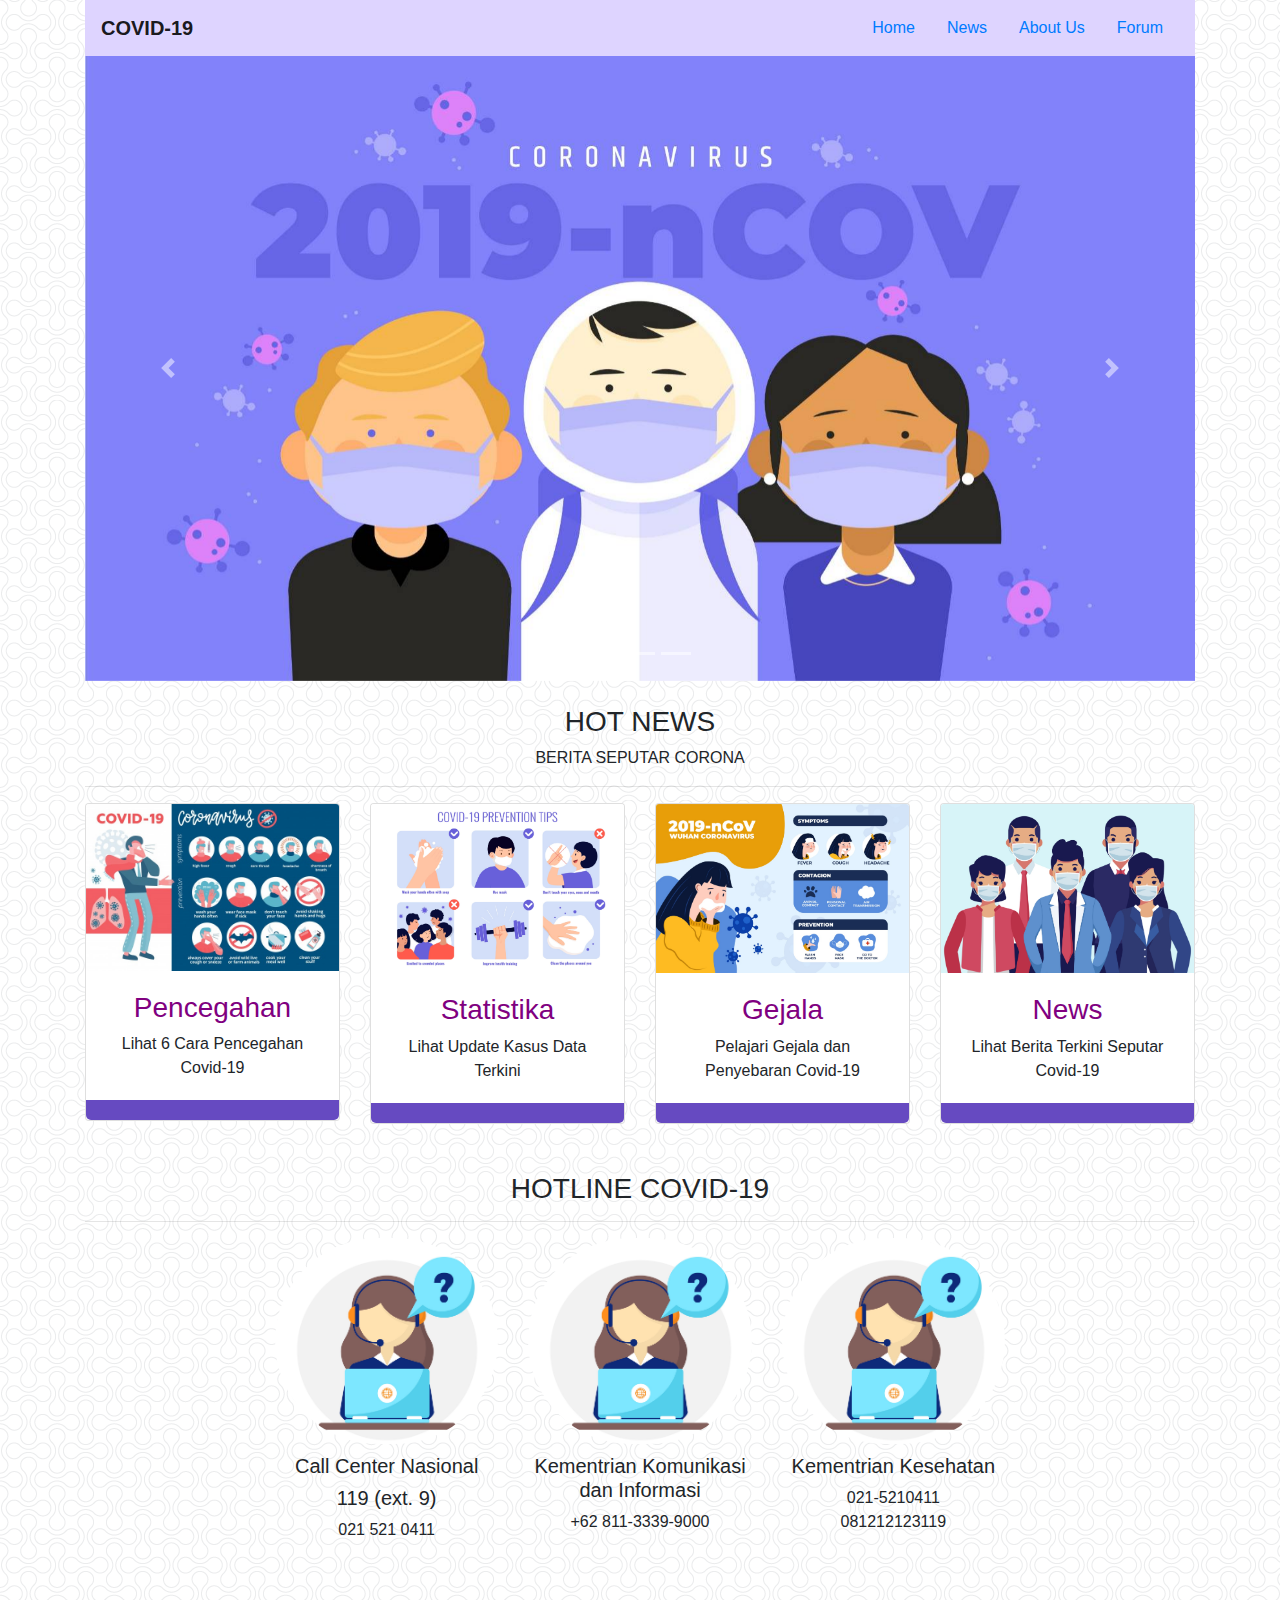
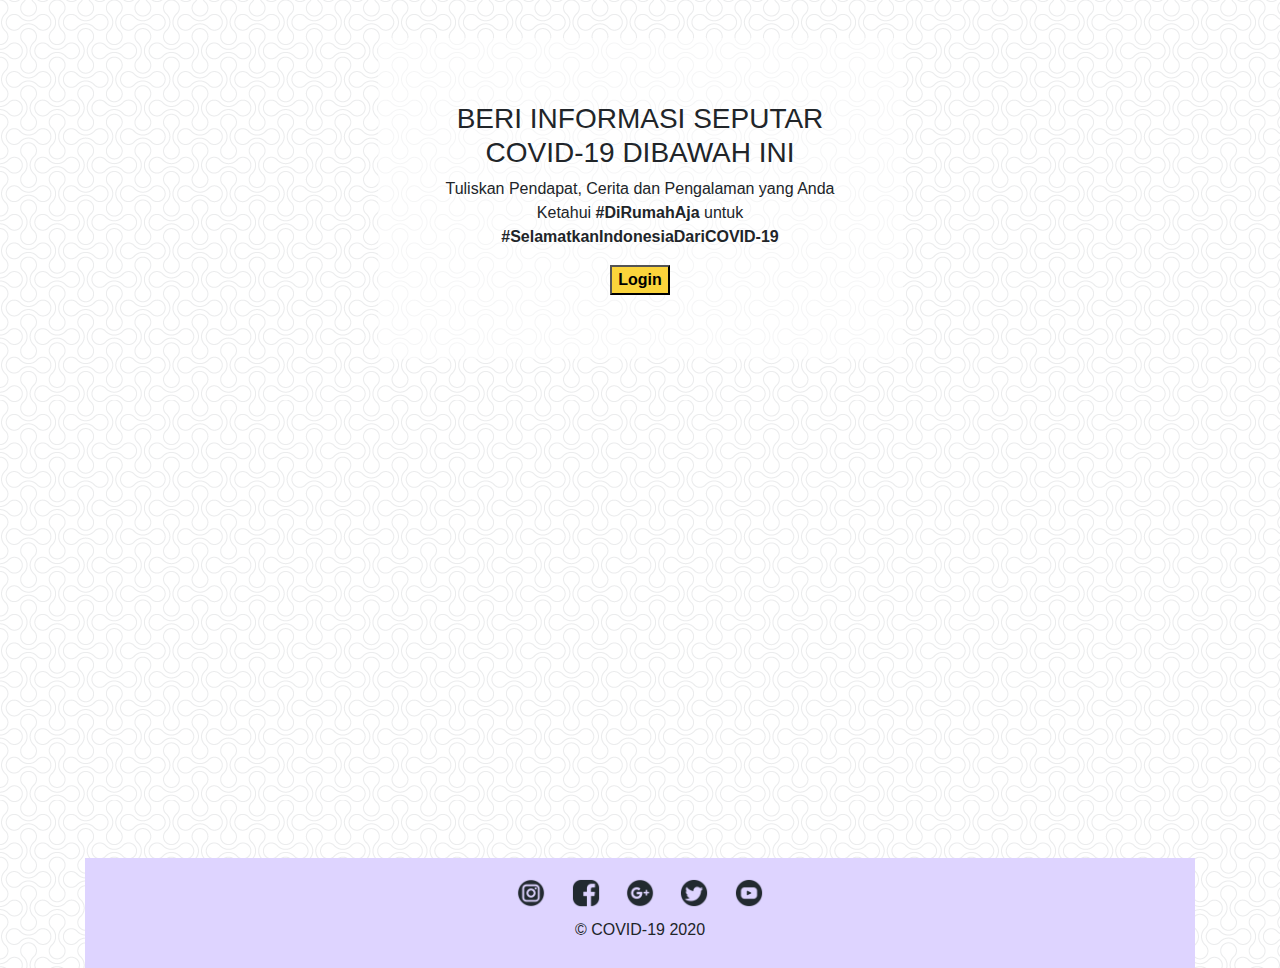
<file: index.html>
<!DOCTYPE html>
<html lang="en">
<head>
    <meta charset="UTF-8">
    <meta name="viewport" content="width=device-width, initial-scale=1.0">
    <title>COVID-19</title>
    <!-- Bootstrap CSS -->
    <link rel="stylesheet" href="https://stackpath.bootstrapcdn.com/bootstrap/4.4.1/css/bootstrap.min.css" integrity="sha384-Vkoo8x4CGsO3+Hhxv8T/Q5PaXtkKtu6ug5TOeNV6gBiFeWPGFN9MuhOf23Q9Ifjh" crossorigin="anonymous">
    <!-- Google Font --> 
    <!-- <link href="https://fonts.googleapis.com/css2?family=Viaoda+Libre&display=swap" rel="stylesheet"> -->
    <!-- Custome CSS -->
    <link rel="stylesheet" href="style.css">
    <!-- Font Awesome --> 
   <!-- <link rel="stylesheet" type="text/css" href="fontawesome-free-5.13.0-web/css/all.css"> -->
   
</head>
<body>
    <!-- navbar -->
   <div class="container">
    <nav class="navbar navbar-light" style="background-color: #DED4FF ;">
		<a class="navbar-brand" style="font-weight: bold;">COVID-19</a>
      <form class="form-inline">
        <a class="nav-item nav-link active" href="index.html">Home <span class="sr-only">(current)</span></a>
        <a class="nav-item nav-link active" href="berita.html">News <span class="sr-only">(current)</span></a>
		<a class="nav-item nav-link active" href="aboutus.html">About Us<span class="sr-only">(current)</span></a>
		<a class="nav-item nav-link active" href="signin_forum.php">Forum <span class="sr-only">(current)</span></a>
      </form>
    </nav>
   </div>

    <!-- slideshow -->
  <div class="container">
    <div id="carouselExampleCaptions" class="carousel slide" data-ride="carousel">
        <ol class="carousel-indicators">
          <li data-target="#carouselExampleCaptions" data-slide-to="0" class="active"></li>
          <li data-target="#carouselExampleCaptions" data-slide-to="1"></li>
          <li data-target="#carouselExampleCaptions" data-slide-to="2"></li>
        </ol>
        <div class="carousel-inner">
          <div class="carousel-item active">
            <img src="images/9.jpg" class="d-block w-100" alt="...">
            <div class="carousel-caption d-none d-md-block">
            </div>
          </div>
          <div class="carousel-item">
            <img src="images/8.jpg" class="d-block w-100" alt="...">
            <div class="carousel-caption d-none d-md-block">
            </div>
          </div>
          <div class="carousel-item">
            <img src="images/7.jpg" class="d-block w-100" alt="...">
            <div class="carousel-caption d-none d-md-block">
            </div>
          </div>
        </div>
        <a class="carousel-control-prev" href="#carouselExampleCaptions" role="button" data-slide="prev">
          <span class="carousel-control-prev-icon" aria-hidden="true"></span>
          <span class="sr-only">Previous</span>
        </a>
        <a class="carousel-control-next" href="#carouselExampleCaptions" role="button" data-slide="next">
          <span class="carousel-control-next-icon" aria-hidden="true"></span>
          <span class="sr-only">Next</span>
        </a>
      </div>
  </div></br>

  <!--hot news-->
	<div id="news" class="container-fluid page-section" >
		<div class="container">
			<h3>HOT NEWS</h3>
			<p>BERITA SEPUTAR CORONA</p>
			<hr/>
			<div class="row">
				<div class="col-md-3 col-sm-6 col-6 ">
					<div class="card">
						<img class="card-img-top img-fluid" src="images/1.jpg">
						<div class="card-body">
              <a href="pencegahan.html"><h3>Pencegahan</h3></a>
							<p class="card-text">Lihat 6 Cara Pencegahan Covid-19</p>
						</div>
						<div class="card-bottom" >
							<div class="float-left">

							</div>
							<div class="float-right">
								
							</div>
						</div>
					</div>
				</div>

				<div class="col-md-3 col-sm-6 col-6" >
					<div class="card">
						<img class="card-img-top img-fluid" src="images/2.jpg">
						<div class="card-body">
              <a href="statistika.html"><h3>Statistika</h3></a>
							<p class="card-text">Lihat Update Kasus Data Terkini</p>
						</div>
						<div class="card-bottom" >
							<div class="float-left">
							</div>
							<div class="float-right">
								
							</div>
						</div>
					</div>
				</div>

				<div class="col-md-3 col-sm-6 col-6 ">
					<div class="card">
						<img class="card-img-top img-fluid" src="images/3.jpg">
						<div class="card-body">
              <a href="gejala.html"><h3>Gejala</h3></a>
							<p class="card-text">Pelajari Gejala dan Penyebaran Covid-19</p>
						</div>
						<div class="card-bottom" >
							<div class="float-left">
								
							</div>
							<div class="float-right">
								
							</div>
						</div>
					</div>
				</div>

				<div class="col-md-3 col-sm-6 col-6"  >
					<div class="card">
						<img class="card-img-top img-fluid" src="images/4.jpg">
						<div class="card-body">
              <a href="news.html"><h3>News</h3></a>
							<p class="card-text">Lihat Berita Terkini Seputar Covid-19</p>
						</div>
						<div class="card-bottom" >
							<div class="float-left">
							</div>
							<div class="float-right">
						
							</div>
						</div>	
					</div>
				</div>
			</div>
		</div>
  </div>
</br>
</br>
  
  
		<!--Hotline-->
		<div id="gatau" class="container-fluid page-section">
			<div class="container">
				<h3>HOTLINE COVID-19</h3>
				
				<hr/>
				<div class="row">
					<div class="col-md-2 col-sm-1"></div>
					<div class="col-md-8 col-sm-10">
						<div class="row">
							<div class="col-md-4">
								<img class="img-fluid rounded-circled" src="images/callcenter.jpg">
								<h5>Call Center Nasional</h5>
								<h5>119 (ext. 9)</h5>
								<p>021 521 0411</p>
	
							</div>
							<div class="col-md-4">
								<img class="img-fluid rounded-circled" src="images/callcenter.jpg">
								<h5>Kementrian Komunikasi dan Informasi</h5>
								<p>+62 811-3339-9000</p>
							</div>
							<div class="col-md-4">
								<img class="img-fluid rounded-circled" src="images/callcenter.jpg">
								<h5>Kementrian Kesehatan</h5>
								<p>021-5210411</br>081212123119</p> 
							
							</div>
						</div>
					</div>
					<div class="col-md-2 col-sm-1"></div>
				</div>
				
				
			</div>
	  </div>
  
  <!--gambar belakang-->
	<div class="container">
    <div id="belakang" class="container-fluid fadeInStart">	
      <div class="row">
        <div class="col-md-3"></div>
        <div class="col-md-6">
          <div class="jumbotron">
            <div class="container">
              <h3>BERI INFORMASI SEPUTAR COVID-19 DIBAWAH INI</h3>
              <p>Tuliskan Pendapat, Cerita dan Pengalaman yang Anda Ketahui <span style="font-weight: bold;">#DiRumahAja</span> untuk <span style="font-weight: bold;">#SelamatkanIndonesiaDariCOVID-19</span> </p>
              <button><a href="signin_forum.php" style="color: black;">Login </a></button>
            </div>
          </div>
        </div>
        <div class="col-md-3"></div>
      </div>
    </div>
  </div>
  
  
 <!-- footer -->
 <div class="container">
   <div class="footer">
	 <a href="http://instagram.com"><img class="gambar" style="margin:10px" src="images/instagram.png" width="30" height="30" alt="Instagram"></a>
	 <a href="http://facebook.com"><img class="gambar" style="margin:10px" src="images/facebook.png" width="30" height="30" alt="Facebook"></a>
	 <a href="http://mail.google.com/"><img class="gambar" style="margin:10px" src="images/mail.png" width="30" height="30" alt="Mail"></a>
	 <a href="http://twitter.com/"><img class="gambar" style="margin:10px" src="images/twitter.png" width="30" height="30" alt="Twitter"></a>
	 <a href="http://youtube.com/"><img class="gambar" style="margin:10px" src="images/youtube.png" width="30" height="30" alt="Youtube"></a>
	 <p>&copy; COVID-19 2020</p>
   </div>
 </div>
</div>


   <!-- jQuery -->
   <!-- masukin jquery script plugin disini -->
    <!-- Bootstrap JS -->
    <script src="https://code.jquery.com/jquery-3.4.1.slim.min.js" integrity="sha384-J6qa4849blE2+poT4WnyKhv5vZF5SrPo0iEjwBvKU7imGFAV0wwj1yYfoRSJoZ+n" crossorigin="anonymous"></script>
    <script src="https://cdn.jsdelivr.net/npm/popper.js@1.16.0/dist/umd/popper.min.js" integrity="sha384-Q6E9RHvbIyZFJoft+2mJbHaEWldlvI9IOYy5n3zV9zzTtmI3UksdQRVvoxMfooAo" crossorigin="anonymous"></script>
    <script src="https://stackpath.bootstrapcdn.com/bootstrap/4.4.1/js/bootstrap.min.js" integrity="sha384-wfSDF2E50Y2D1uUdj0O3uMBJnjuUD4Ih7YwaYd1iqfktj0Uod8GCExl3Og8ifwB6" crossorigin="anonymous"></script>  
</body>
</html>
</file>
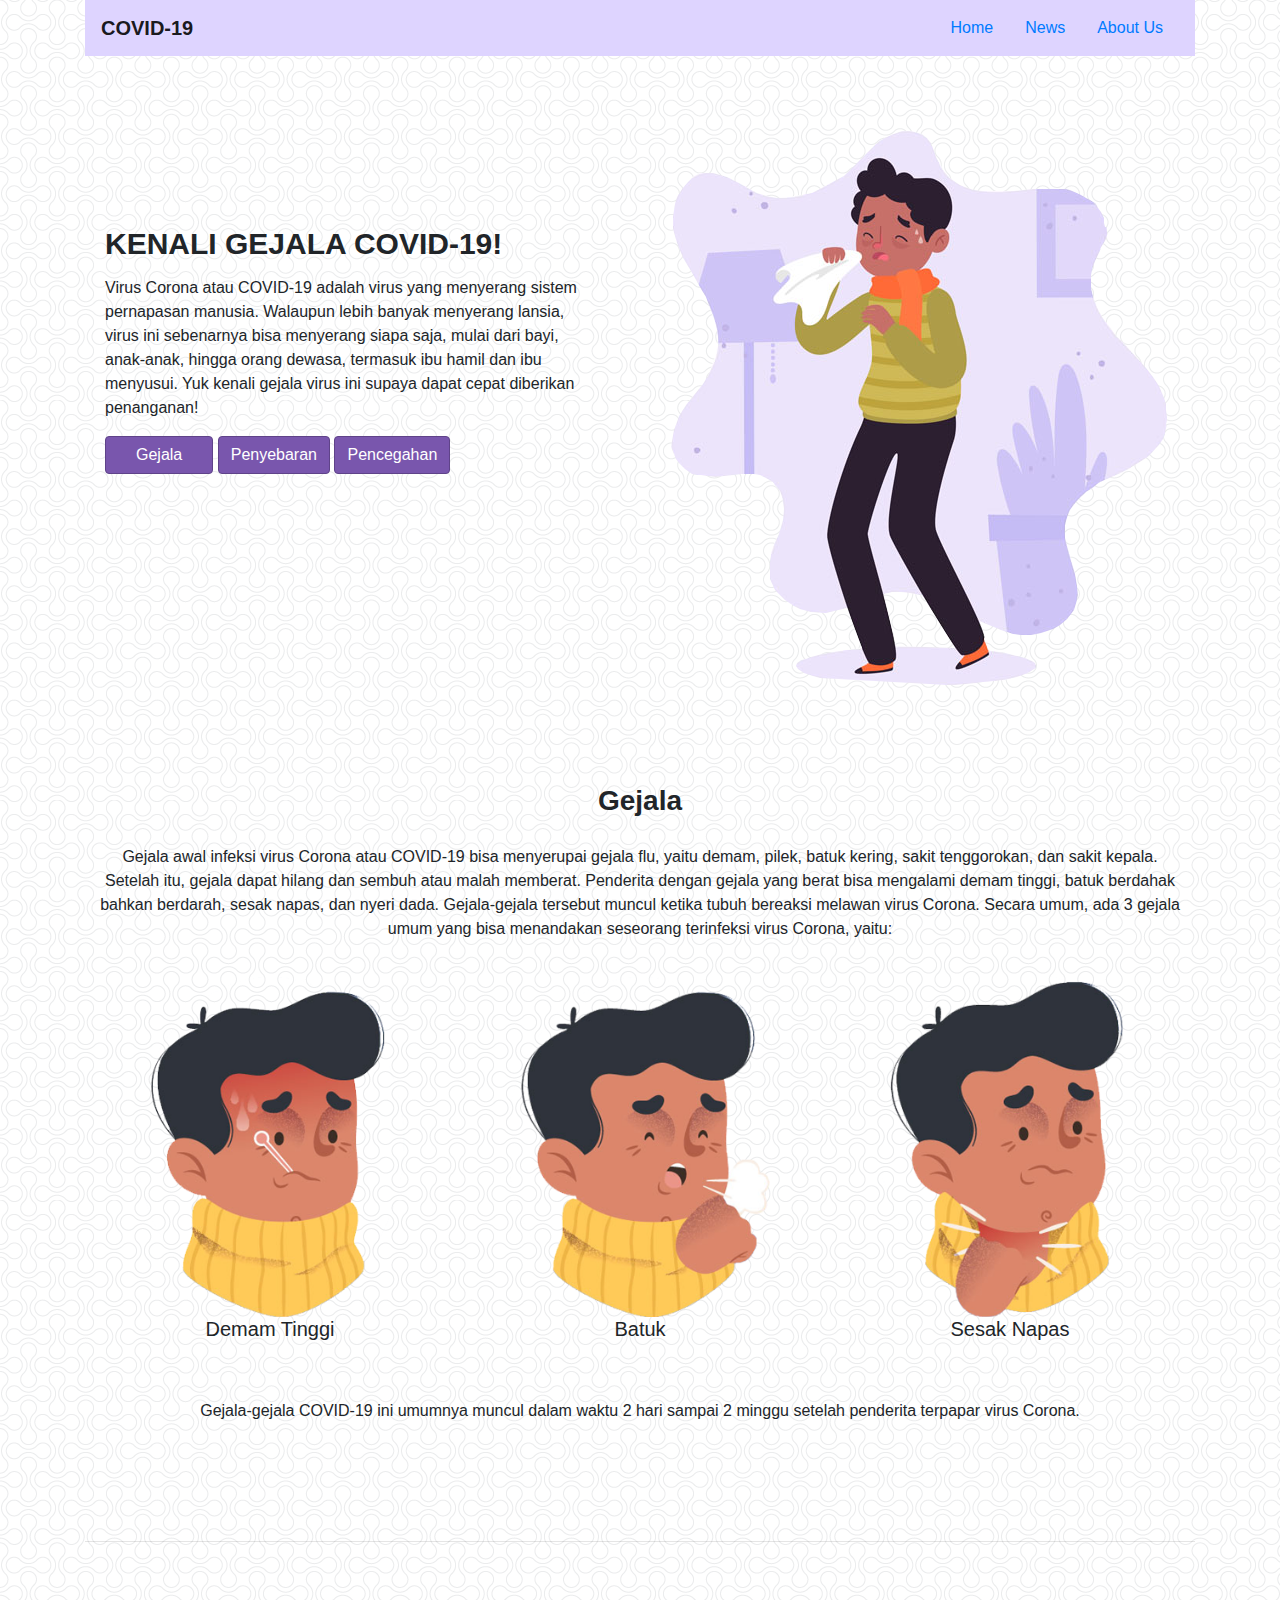
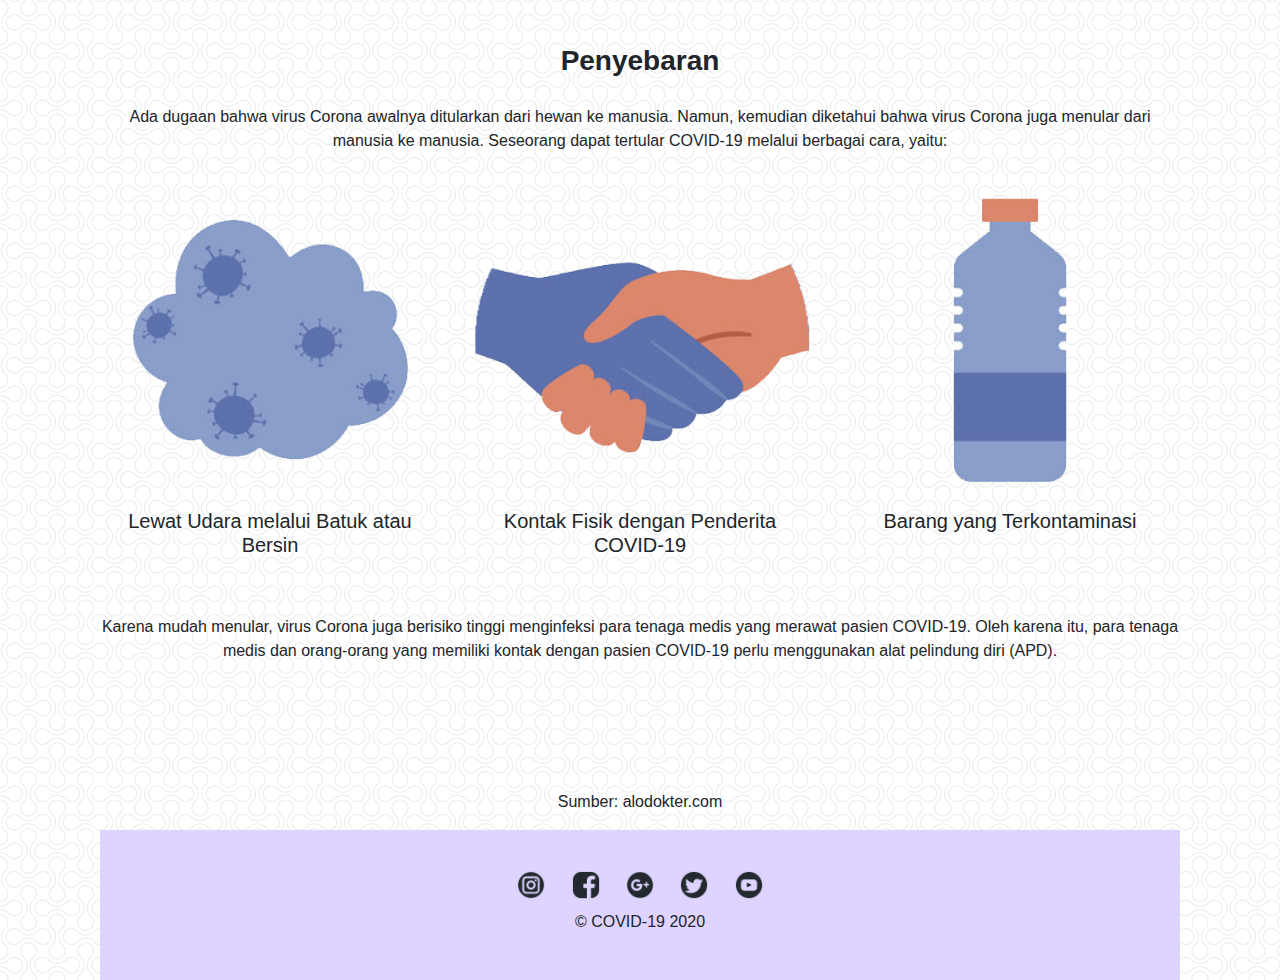
<file: gejala.html>
<!doctype html>
<html lang="en">
  <head>
    <!-- Required meta tags -->
    <meta charset="utf-8">
    <meta name="viewport" content="width=device-width, initial-scale=1, shrink-to-fit=no">

    <!-- Bootstrap CSS -->
    <link rel="stylesheet" href="https://stackpath.bootstrapcdn.com/bootstrap/4.4.1/css/bootstrap.min.css" integrity="sha384-Vkoo8x4CGsO3+Hhxv8T/Q5PaXtkKtu6ug5TOeNV6gBiFeWPGFN9MuhOf23Q9Ifjh" crossorigin="anonymous">
    <link rel="stylesheet" href="style.css">
    <title>Gejala COVID-19</title>
    <style>
        html {
            scroll-behavior: smooth;
        }

        #down{
            padding-top: 7%;
            padding-bottom: 7%;
        } 

        #down2 {
          padding-top: 7%;
          padding-bottom: 10%;
        }

        .footer{
            background-color: #DED4FF;
            padding: 30px;
            text-align: center;
        }

        body{
            background: url("images/background.webp");
        }
    </style>
  </head>
  <body>

    <!-- Optional JavaScript -->
    <!-- jQuery first, then Popper.js, then Bootstrap JS -->
    <script src="https://code.jquery.com/jquery-3.4.1.slim.min.js" integrity="sha384-J6qa4849blE2+poT4WnyKhv5vZF5SrPo0iEjwBvKU7imGFAV0wwj1yYfoRSJoZ+n" crossorigin="anonymous"></script>
    <script src="https://cdn.jsdelivr.net/npm/popper.js@1.16.0/dist/umd/popper.min.js" integrity="sha384-Q6E9RHvbIyZFJoft+2mJbHaEWldlvI9IOYy5n3zV9zzTtmI3UksdQRVvoxMfooAo" crossorigin="anonymous"></script>
    <script src="https://stackpath.bootstrapcdn.com/bootstrap/4.4.1/js/bootstrap.min.js" integrity="sha384-wfSDF2E50Y2D1uUdj0O3uMBJnjuUD4Ih7YwaYd1iqfktj0Uod8GCExl3Og8ifwB6" crossorigin="anonymous"></script>

    <!-- navbar -->
   <div class="container">
    <nav class="navbar navbar-light" style="background-color: #DED4FF ;">
      <a class="navbar-brand" style="font-weight: bold;">COVID-19</a>
      <form class="form-inline">
        <a class="nav-item nav-link active" href="index.html">Home <span class="sr-only">(current)</span></a>
        <a class="nav-item nav-link active" href="berita.html">News <span class="sr-only">(current)</span></a>
        <a class="nav-item nav-link active" href="aboutus.html">About Us<span class="sr-only">(current)</span></a>
        <!-- <a class="nav-item nav-link active" href="login.html">Login<span class="sr-only">(current)</span></a> -->
      </form>
    </nav>
   </div>

   <!-- kenali gejala covid -->
   <div class="container"> 
       <div class="media" style="margin-top: 50px;">
    <div class="media-body" >
      <h1 class="mt-0 mb-1" style="text-align: left; padding-top: 120px; padding-left: 20px; font-weight: bold; font-size: 30px; ">KENALI GEJALA COVID-19!</h1>
      <p style="padding-left: 20px; padding-top: 10px;">Virus Corona atau COVID-19 adalah virus yang menyerang sistem pernapasan manusia. Walaupun lebih banyak menyerang lansia, virus ini sebenarnya bisa menyerang siapa saja, mulai dari bayi, anak-anak, hingga orang dewasa, termasuk ibu hamil dan ibu menyusui. Yuk kenali gejala virus ini supaya dapat cepat diberikan penanganan!</p> 
      <div id="tombol">
        <a class="btn btn-primary" href="#down" role="button" style="margin-left: 20px; padding-left: 30px; padding-right: 30px; background-color: #7956ad; border-color: #5f4389;">Gejala</a>
        <a class="btn btn-primary" href="#down2" role="button" style="background-color: #7956ad; border-color: #5f4389;">Penyebaran</a>
        <a class="btn btn-primary" href="pencegahan.html" role="button" style="background-color: #7956ad; border-color: #5f4389">Pencegahan</a>
      </div>
    </div>
    <img src="images/gejala7.png" class="ml-3" alt="...">
  
    <!-- gejala -->
    </div>
    <div id="down" style="text-align: center;">
      <div class="container">
        <h3 style="padding-bottom: 20px; font-weight: bold;">Gejala</h3>
        <p>Gejala awal infeksi virus Corona atau COVID-19 bisa menyerupai gejala flu, yaitu demam, pilek, batuk kering, sakit tenggorokan, dan sakit kepala. Setelah itu, gejala dapat hilang dan sembuh atau malah memberat. Penderita dengan gejala yang berat bisa mengalami demam tinggi, batuk berdahak bahkan berdarah, sesak napas, dan nyeri dada. Gejala-gejala tersebut muncul ketika tubuh bereaksi melawan virus Corona.
        Secara umum, ada 3 gejala umum yang bisa menandakan seseorang terinfeksi virus Corona, yaitu:</p>
        <div class="row row-cols-3" style="padding-top: 20px;">
          <div class="col">
            <img src="images/gejala1.png" class="rounded float-left img-fluid" alt="...">
            <h5>Demam Tinggi</h5>
          </div>
          <div class="col">
            <img src="images/gejala2.png" class="rounded float-left img-fluid" alt="...">
            <h5>Batuk</h5>
          </div>
          <div class="col">
            <img src="images/gejala3.png" class="rounded float-left img-fluid" alt="...">
            <h5>Sesak Napas</h5>
          </div>
        </div>
        <p style="padding-top:50px;">Gejala-gejala COVID-19 ini umumnya muncul dalam waktu 2 hari sampai 2 minggu setelah penderita terpapar virus Corona.</p>
      </div>
    </div>

    <hr class="my-4">

    <!-- Penyebaran -->
    <div id="down2" style="text-align: center;">
      <div class="container">
        <h3 style="padding-bottom: 20px; font-weight: bold;">Penyebaran</h3>
        <p>Ada dugaan bahwa virus Corona awalnya ditularkan dari hewan ke manusia. Namun, kemudian diketahui bahwa virus Corona juga menular dari manusia ke manusia. Seseorang dapat tertular COVID-19 melalui berbagai cara, yaitu:</p>
        <div class="row row-cols-3">
          <div class="col">
            <img src="images/gejala5.png" class="rounded float-left img-fluid" alt="...">
            <h5>Lewat Udara melalui Batuk atau Bersin</h5>
          </div>
          <div class="col">
            <img src="images/gejala6.png" class="rounded float-left img-fluid" alt="...">
            <h5>Kontak Fisik dengan Penderita COVID-19</h5>
          </div>
          <div class="col">
            <img src="images/gejala4.png" class="rounded float-left img-fluid" alt="...">
            <h5>Barang yang Terkontaminasi</h5>
          </div>
        </div>
        <p style="padding-top:50px;">Karena mudah menular, virus Corona juga berisiko tinggi menginfeksi para tenaga medis yang merawat pasien COVID-19. Oleh karena itu, para tenaga medis dan orang-orang yang memiliki kontak dengan pasien COVID-19 perlu menggunakan alat pelindung diri (APD).</p>
      </div>
      
  </div>

      <!-- footer -->
      <p style="text-align: center;">Sumber: alodokter.com</p>
    <div class="container">
      <div class="footer">
        <a href="http://instagram.com"><img class="gambar" style="margin:10px" src="images/instagram.png" width="30" height="30" alt="Instagram"></a>
        <a href="http://facebook.com"><img class="gambar" style="margin:10px" src="images/facebook.png" width="30" height="30" alt="Facebook"></a>
        <a href="http://mail.google.com/"><img class="gambar" style="margin:10px" src="images/mail.png" width="30" height="30" alt="Mail"></a>
        <a href="http://twitter.com/"><img class="gambar" style="margin:10px" src="images/twitter.png" width="30" height="30" alt="Twitter"></a>
        <a href="http://youtube.com/"><img class="gambar" style="margin:10px" src="images/youtube.png" width="30" height="30" alt="Youtube"></a>
        <p>&copy; COVID-19 2020</p>
      </div>
    </div>
  </div>

    


   <!-- jQuery -->
      <!-- Bootstrap JS -->
      <script src="https://code.jquery.com/jquery-3.4.1.slim.min.js" integrity="sha384-J6qa4849blE2+poT4WnyKhv5vZF5SrPo0iEjwBvKU7imGFAV0wwj1yYfoRSJoZ+n" crossorigin="anonymous"></script>
      <script src="https://cdn.jsdelivr.net/npm/popper.js@1.16.0/dist/umd/popper.min.js" integrity="sha384-Q6E9RHvbIyZFJoft+2mJbHaEWldlvI9IOYy5n3zV9zzTtmI3UksdQRVvoxMfooAo" crossorigin="anonymous"></script>
      <script src="https://stackpath.bootstrapcdn.com/bootstrap/4.4.1/js/bootstrap.min.js" integrity="sha384-wfSDF2E50Y2D1uUdj0O3uMBJnjuUD4Ih7YwaYd1iqfktj0Uod8GCExl3Og8ifwB6" crossorigin="anonymous"></script>  
  

  </body>
</html>
</file>
<file: style.css>
body{
  /* font-family: 'Viaoda Libre', cursive; */
  background: url("images/background.webp");
}
/*Navbar*/
a #nav-link {
  text-align: right;
  font-weight: bold;
}

#navbar{
  background-color: purple;
}

/*NEWS*/
#news {
  text-align: center; 
}

.card-bottom {
  padding: 10px;
  color: #ffffff;
  border-bottom-right-radius: 5px;
  border-bottom-left-radius: 5px;
}
#news .card-bottom {
  background: #664AC1;
}

#news a{
    color: purple;
}
article{
  width: 760px;
  margin: auto;
  padding: 20px;
  background: #DED4FF;
  margin-bottom: 10px;
}

article h2, article p {
  color: black;
}

article img {
  width: 200px;
  height: auto;
  float: left;
  margin-right: 10px;
}


/*Gatau*/
#gatau { /*nanti ganti nama classnya */
  text-align: center;
 }
#gatau img {
  margin-bottom: 10px;
  border-radius: 150px; 
}

/*Gambar belakang*/
#belakang {
  background: url("images/covid3.jpg") no-repeat center fixed;
  background-size: cover;
  height: 100vh;
  text-align: center;
  padding-top: 80px;
  padding-bottom: 140px;
}
#belakang .jumbotron { 
  background-color: rgba(255,255,255,0.5);
}

#belakang button{
    background-color: #FBD43B;
    font-weight: bold;
}

/* footer */
.footer{
    background-color: #DED4FF;
    padding: 10px;
    text-align: center;
}

/* form */
.form{
  width: 500px;
  margin: auto;
  background-color:#DED4FF;
  padding: 25px;
  border-radius: 10px;
  box-shadow: 0.1px 0.1px 7.5px 0.5px grey;
  margin-top: 20px;

}

.container .form h2{
  text-align: center;
}

.form a{
  float: right;
}

.form2{
  width: 1110px;
  background: url("images/uwu.jpg");
  /* background-color: rgba(150, 52, 214, 0.5); */
  padding-top: 10px;
}

/* statistika */
.footer-stats {
  background-color: #DED4FF;
  padding: 30px;
  text-align: center;
  margin-top: 10px;

}

.widget-covid {
  padding: 50px;
}

.covid19container {
	display: flex;
	overflow: hidden;
	max-width: 500px;
	width: 100%;
	max-height: 150px;
	border-radius: 8px;
	box-shadow: 0 30px 80px 10px rgba(0, 0, 0, 0.2);
	margin: auto;
}

.covid__content {
	flex: 1;
	background: #fff;
	padding: 35px 30px;
	display: flex;
	flex-direction: column;
	position: relative;
}

.covid__hero_container {
	align-items: center;
	width: 25%;
	text-align: center;
	border-right: 1px solid #eaeaea;
}

.covid__location {
    position: absolute;
    bottom: 0;
    left: 0;
    background: #f8f9fa;
    text-transform: uppercase;
    font-size: 11px;
    padding-left: 6px;
    padding-top: 4px;
    padding-bottom: 2px;
    padding-right: 6px;
    border-top-right-radius: 7px;
    border: 1px solid #eaeaea;
    border-bottom: 0;
    border-left: 0;
}

.covid__img {
	height: 100%;
    display: block;
    padding: 15px;
    margin: auto;
    width: 100%;
}

.covid__content .covid__stats  {
	display: flex;
    margin: auto;
}

.covid__content .covid__stat {
	font-size: 15px;
    text-transform: uppercase;
    margin-right: 10px;
    font-weight: bold;
    display: block;
    align-items: center;
    text-align: left;
    border-right: 1px solid #dcdcdc;
    padding-right: 10px;
}

.covid__content .covid__stat:last-child {
	border-right: 0;
	margin-right: 0;
	padding-right: 0;
}

.covid__content .covid__stat span {
	display: block;
	font-weight: 300;
}

.covid__hero {
	height: 100%;
}

.covid__status {
    background: linear-gradient(to bottom, #c671f8, #aa61d4);
	flex: 0 1 50px;
	writing-mode: vertical-rl;
	color: rgb(255, 255, 255);
	font-size: 15px;
	display: flex;
	align-items: center;
	justify-content: center;
}

/* about us */
.container h1{
  text-align: center;
  padding-top: 30px;
  font-weight: bold;
  font-size: 40px;
}

.container .isi{
  text-align: center;
  margin: 20px;
  margin-left: 100px;
  margin-right: 100px;
  margin-top: 5px;
  margin-bottom: 50px ;
  font-family: 'Segoe UI', Tahoma, Geneva, Verdana, sans-serif;
  color: black;
}

.container .gambar{
  align-self: center;
  margin-top: 30px;
}

/* STYLE BUAT HLMN PENCEGAHAN */
/* Gambar */
#tm-section-1 {	background-image: url(../images/cegah11.jpg);
  /* background-size: 650px 600px; */
  margin-right: auto;
  margin-left: auto;
  height: auto;
}
  
#tm-section-2 {	background-image: url(../images/cegah10.jpg); 
  margin-right: auto;
  margin-left: auto;
  height: auto;
}

#tm-section-3 {	background-image: url(../images/cegah16.jpg); 
  margin-right: auto;
  margin-left: auto;
  height: auto;
}


.tm-section {
	background-position: bottom right;
	background-size: cover;
	background-repeat: no-repeat;
	display: -webkit-flex;
	display: -ms-flexbox;
	display: flex;
	height: 500px;	
}

.tm-home-right {
  /* padding: 100px 70px 100px 100px; */
    padding-bottom: 50px;
    display: -webkit-flex;
    display: -ms-flexbox;
    display: flex;
    -webkit-flex-direction: column;
        -ms-flex-direction: column;
            flex-direction: column;
    -webkit-justify-content: flex-end;
        -ms-flex-pack: end;
            justify-content: flex-end;
            text-align: right;
}

.tm-flex-center {
	display: -webkit-flex;
	display: -ms-flexbox;
	display: flex;
	-webkit-align-items: center;
	    -ms-flex-align: center;
	        align-items: center;
	-webkit-justify-content: center;
	    -ms-flex-pack: center;
	        justify-content: center;
}

.thin-font { font-weight: 300; }



.tm-white-curve-left,
.tm-white-curve-right {
	color: black;
	/* margin-top: 30px;
	margin-bottom: 30px; */
}

.tm-white-curve-right {	margin-right: -1px; }

.tm-white-curve-left,
.tm-white-curve-right {
	display: -webkit-flex;
	display: -ms-flexbox;
	display: flex;
	padding-left: 0;
}

/* Untuk setengah lingkaran pertama */

.tm-section-header {
	font-weight: 300;
  margin-bottom: 20px;
  margin-top: 20px;
}

.tm-white-curve-left1 {
	color: black;
	/* margin-top: 30px; */
	/* margin-bottom: 20px; */
}

.tm-white-curve-left-rec1,
.tm-white-curve-left-circle1 {
  margin-top: 20px;
  margin-left: 1px;
  margin-right: 35px;
  position: absolute;
  background-color: white;	
  /* margin-right: 35px; */
	height: 80%;
}

.tm-white-curve-left-rec1 {
	width: 230px;
}

.tm-white-curve-left-circle1 {
  width: 520px;
  right: 0px;
	border-top-right-radius: 50%;
	border-bottom-right-radius: 50%;
}

.tm-white-curve-text {
	display: -webkit-flex;
	display: -ms-flexbox;
	display: flex;
	-webkit-flex-direction: column;
	    -ms-flex-direction: column;
	        flex-direction: column;
	-webkit-justify-content: center;
	    -ms-flex-pack: center;
          justify-content: center;
  padding-right: 65px;
  padding-left: 20px;
  padding-top: 60px;
  /* margin-top: 90px; */
  margin-bottom: 70px;

  width: 90%;
	position: relative;
	z-index: 100;
}


/* untuk setengah lingkaran kedua */

.tm-white-curve-right-rec,
.tm-white-curve-right-circle {
  margin-top: 30px;
	position: absolute;
	background-color: white;	
	height: 80%;
}

.tm-white-curve-right-rec {
	width: 250px;
}


.tm-white-curve-left-circle {
	width: 520px;
	right: 0;
	border-top-right-radius: 50%;
	border-bottom-right-radius: 50%;
}

.tm-white-curve-text2 {
	display: -webkit-flex;
	display: -ms-flexbox;
	display: flex;
	-webkit-flex-direction: column;
	    -ms-flex-direction: column;
	        flex-direction: column;
	-webkit-justify-content: center;
	    -ms-flex-pack: center;
          justify-content: center;
  margin-top: 10px;
  margin-left: 70px;
  padding-left: 80px;
  padding-top: 50px;
  /* margin-top: 90px; */
  margin-bottom: 90px;

  width: 90%;
	position: relative;
	z-index: 100;
}


/* Untuk setengah lingkaran ketiga */
.tm-white-curve-left-rec2,
.tm-white-curve-left-circle2 {
  margin-top: 30px;
	position: absolute;
	background-color: white;	
	height: 83%;
}

.tm-white-curve-left-rec2 {
	width: 250px;
}

.tm-white-curve-left-circle2 {
	width: 520px;
	right: 0;
	border-top-right-radius: 50%;
	border-bottom-right-radius: 50%;
}

.tm-white-curve-right-rec {
	padding-right: 0;
	right: 0;
}

.tm-white-curve-right-circle {
	width: 520px;
	border-top-left-radius: 50%;
	border-bottom-left-radius: 50%;
}

.tm-white-curve-text1 {
	display: -webkit-flex;
	display: -ms-flexbox;
	display: flex;
	-webkit-flex-direction: column;
	    -ms-flex-direction: column;
	        flex-direction: column;
	-webkit-justify-content: center;
	    -ms-flex-pack: center;
	        justify-content: center;
  padding-left: 50px;
  margin-top: 70px;
  margin-bottom: 70px;

  width: 85%;
	position: relative;
	z-index: 100;
}

.tm-white-curve-right > .tm-white-curve-text {
	margin-right: 0;
	margin-left: auto;
}

.blue-text { color: #00599a; }


/* BUAT 3 FOTO YANG SEJAJAR DIBWH */
img.foto1{
  margin-left: 20px;
}

img.foto2{
  margin-left: 10px;
}

img.foto3{
  margin-left: 10px;
}

/*BERITA*/
#news {
  text-align: center; 
}
</file>
